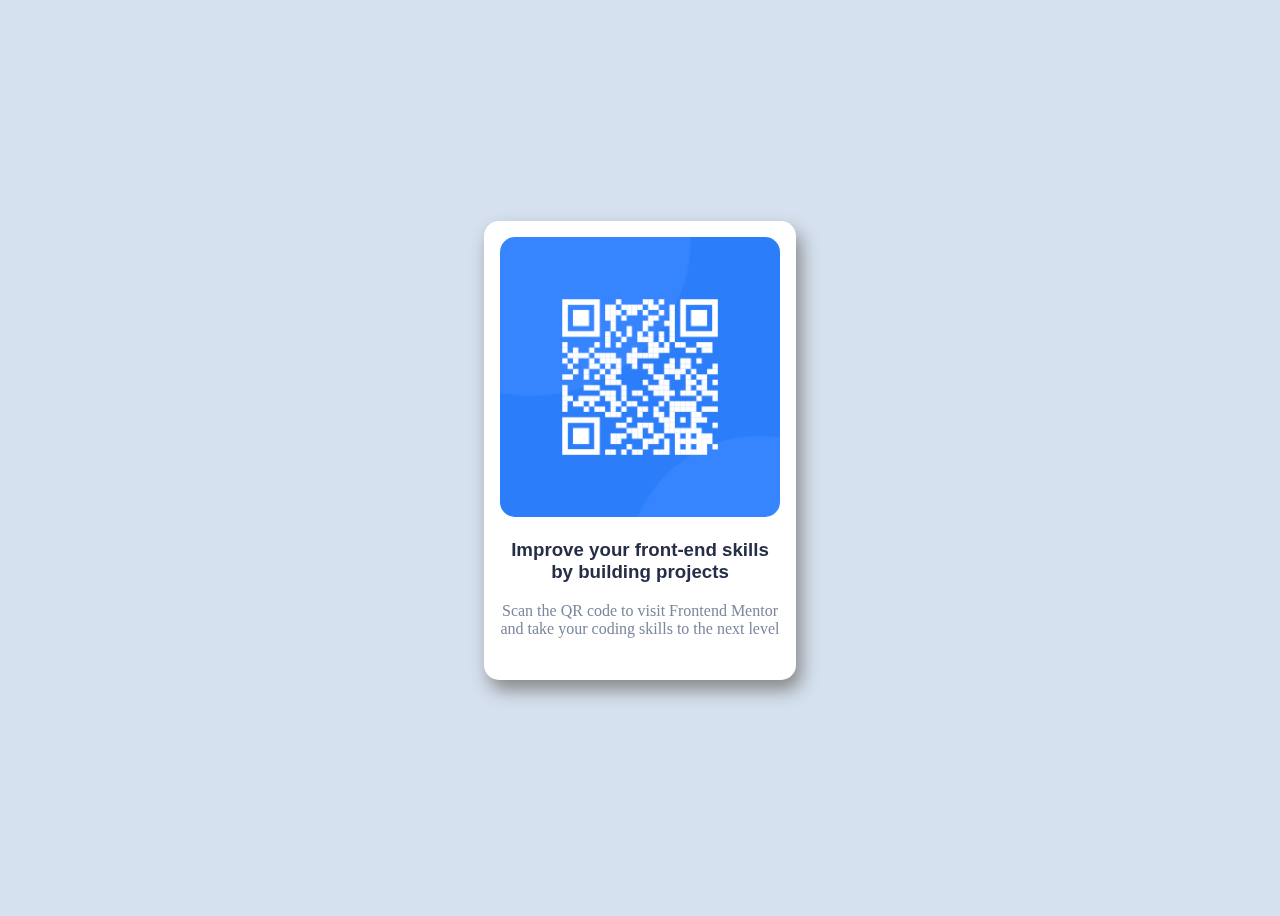
<file: index.html>
<!DOCTYPE html>
<html lang="en">
<head>
    <meta charset="UTF-8">
    <meta name="viewport" content="width=device-width, initial-scale=1.0">
    <title>QRCODE</title>
    <link rel="stylesheet" href="style.css">
    <link rel="shortcut icon" href="favicon-32x32.png" type="image/x-icon">
    <link href="https://fonts.google.com/specimen/Outfit" rel="stylesheet">
</head>
<body>
    <div class="card">
        <img class="image" src="./00_QR_CODE/qr-code-component-main/images/image-qr-code.png" alt="">
        <h3>Improve your front-end skills by building projects</h3>
        <p>Scan the QR code to visit Frontend Mentor and take your coding skills to the next level</p>
    </div>
</body>
</html>
</file>
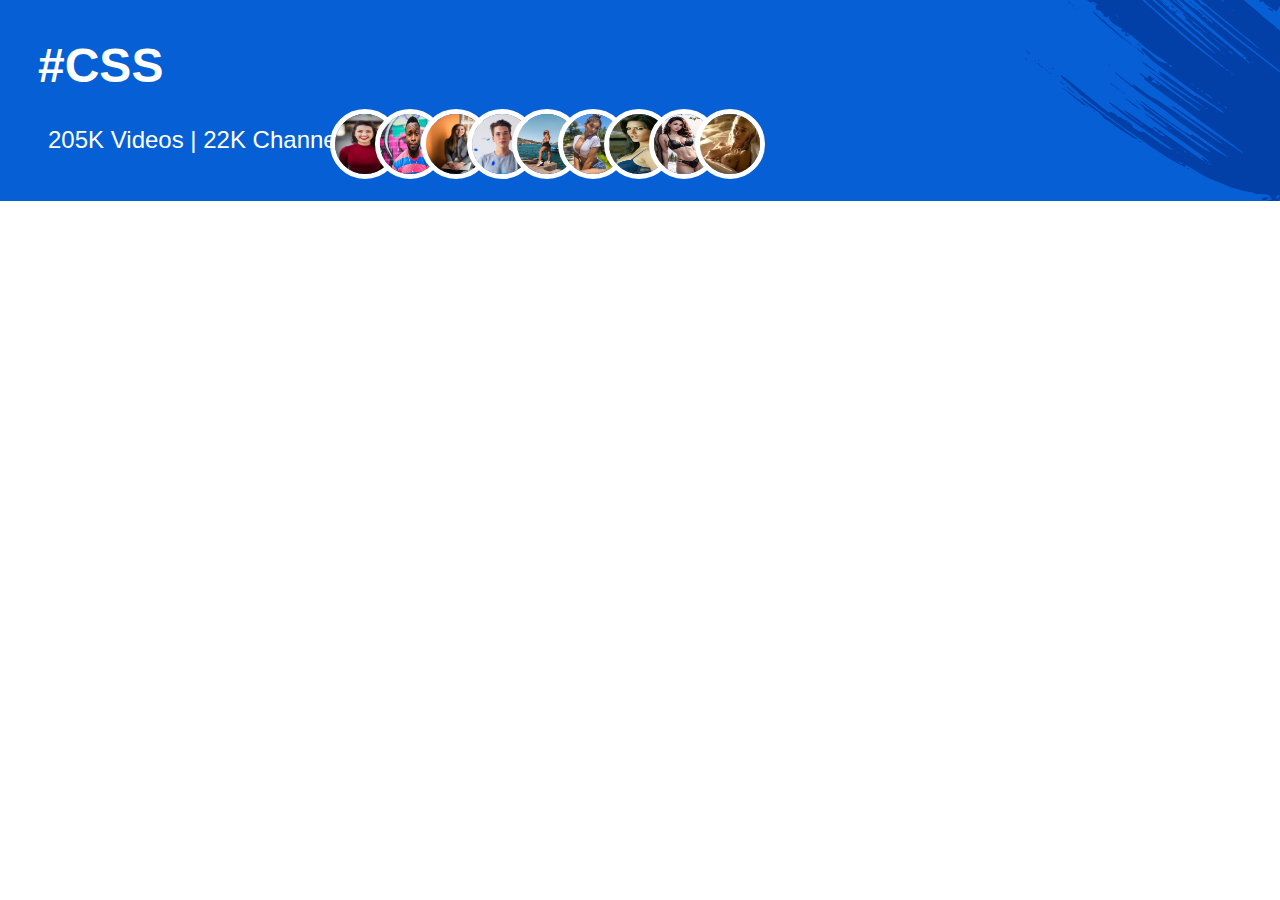
<file: 01_YOUTUBE_HASHTAG/index.html>
<!DOCTYPE html>
<html lang="en">
  <head>
    <meta charset="UTF-8" />
    <meta name="viewport" content="width=device-width, initial-scale=1.0" />
    <title>hashtag</title>
    <link rel="stylesheet" href="style.css" />
  </head>
  <body>
    <div class="hash-header">
      <h1>#CSS</h1>
      <span>205K Videos | 22K Channels</span>
      <img src="./images/person-1.jpg" alt="person" />
      <img src="./images/person-2.jpg" alt="person" />
      <img src="./images/person-3.jpg" alt="person" />
      <img src="./images/person-4.jpg" alt="person" />
      <img src="./images/person-5.jpg" alt="person" />
      <img src="./images/person-6.jpg" alt="person" />
      <img src="./images/person-7.jpg" alt="person" />
      <img src="./images/person-8.jpg" alt="person" />
      <img src="./images/person-9.jpg" alt="person" />
    </div>
  </body>
</html>
</file>
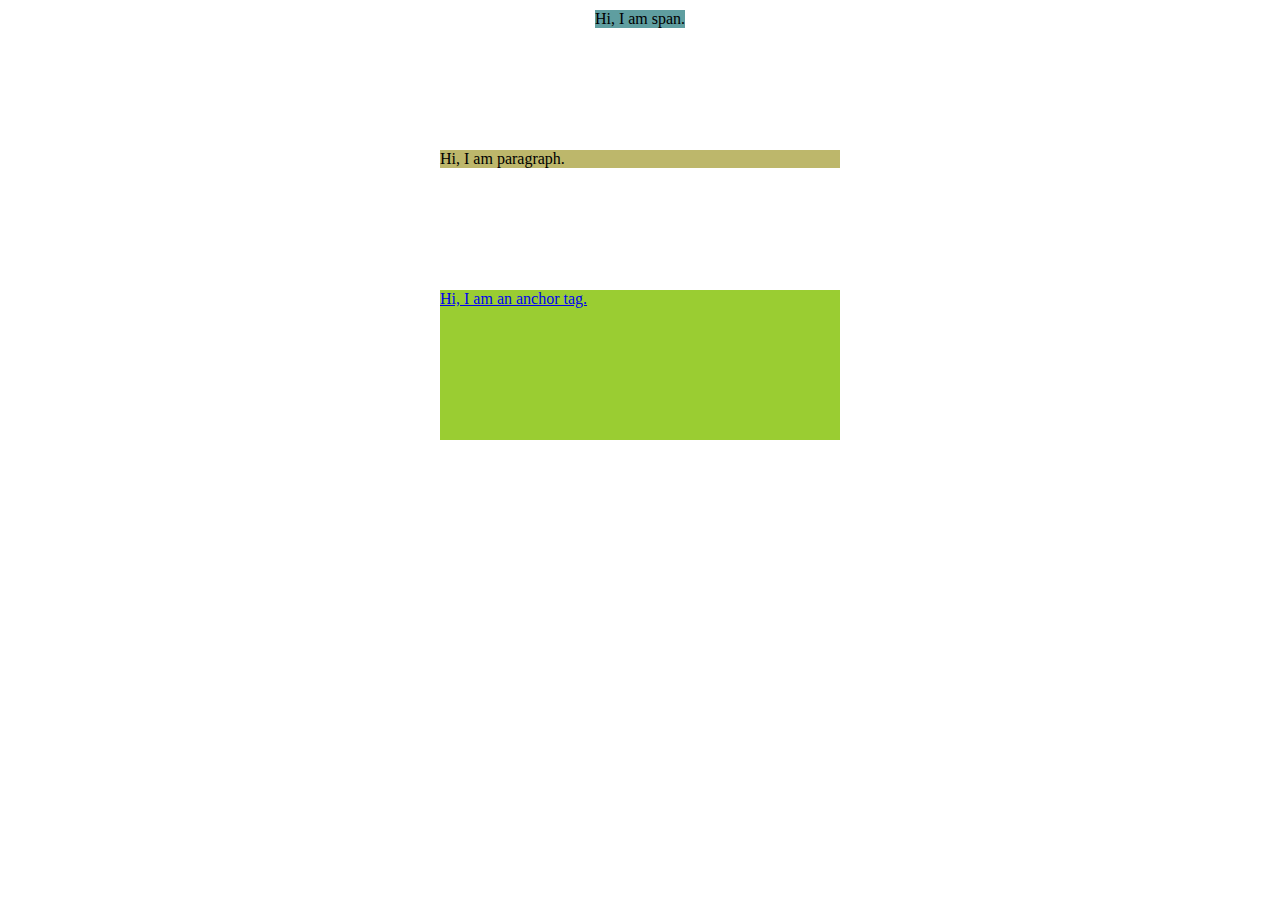
<file: 02_FLEXBOX/index.html>
<!DOCTYPE html>
<html lang="en">
<head>
    <meta charset="UTF-8">
    <meta http-equiv="X-UA-Compatible" content="IE=edge">
    <meta name="viewport" content="width=device-width, initial-scale=1.0">
    <title>Flexbox Part-1</title>
    <link rel="stylesheet" href="style.css">
</head>
<body>
    <!-- <h1>Flexbox Part-1</h1> -->
    <div class="parent">
        <span>Hi, I am span.</span>
        <p>Hi, I am paragraph.</p>
        <a href="/">Hi, I am an anchor tag.</a>
    </div>
</body>
</html>
</file>
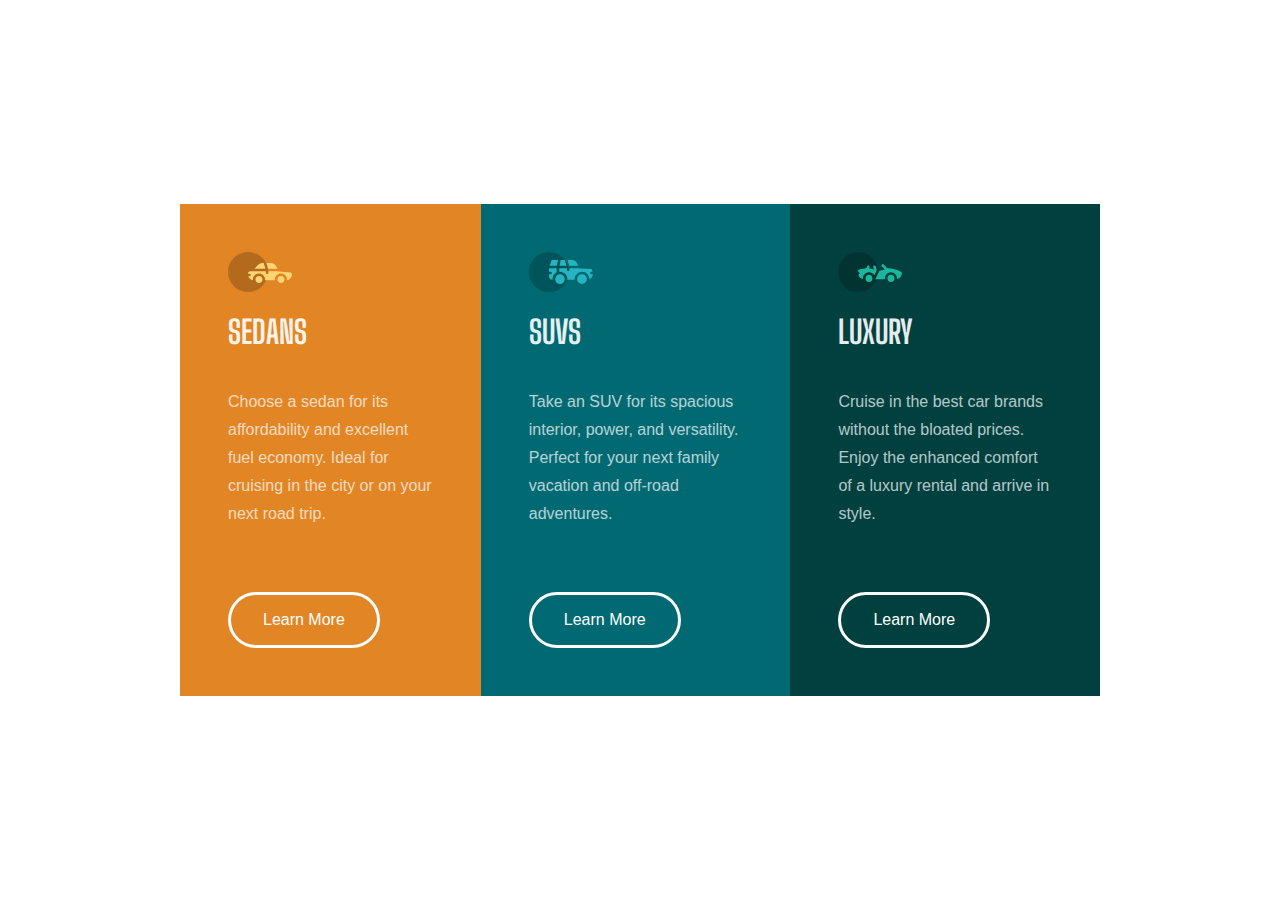
<file: 03_COMPONENT_CARD/index.html>
<!DOCTYPE html>
<html lang="en">
  <head>
    <meta charset="UTF-8" />
    <meta name="viewport" content="width=device-width, initial-scale=1.0" />
    <title>Document</title>
    <link rel="preconnect" href="https://fonts.googleapis.com" />
    <link rel="preconnect" href="https://fonts.gstatic.com" crossorigin />
    <link
      href="https://fonts.googleapis.com/css2?family=Big+Shoulders+Display:wght@700&display=swap"
      rel="stylesheet"
    />
    <link rel="stylesheet" href="style.css" class="css" />
  </head>
  <body>
    <main>
        <div class="card-container">
            <div class="card orange-card">
              <img
                src="./3-column-preview-card-component-main/images/icon-sedans.svg"
                alt="Sedans"
              />
              <h1>SEDANS</h1>
              <p>
                Choose a sedan for its affordability and excellent fuel economy. Ideal
                for cruising in the city or on your next road trip.
              </p>
              <a href="">Learn More</a>
            </div>
      
            <div class="card green-card">
              <img
                src="./3-column-preview-card-component-main/images/icon-suvs.svg"
                alt="suvs"
              />
              <h1>SUVS</h1>
              <p>
                Take an SUV for its spacious interior, power, and versatility. Perfect
                for your next family vacation and off-road adventures.
              </p>
              <a href="">Learn More</a>
            </div>
      
            <div class="card darkgreen-card">
              <img
                src="./3-column-preview-card-component-main/images/icon-luxury.svg"
                alt="luxury"
              />
              <h1>LUXURY</h1>
              <p>
                Cruise in the best car brands without the bloated prices. Enjoy the
                enhanced comfort of a luxury rental and arrive in style.
              </p>
              <a href="">Learn More</a>
            </div>
          </div>
    </main>
  </body>
</html>
</file>
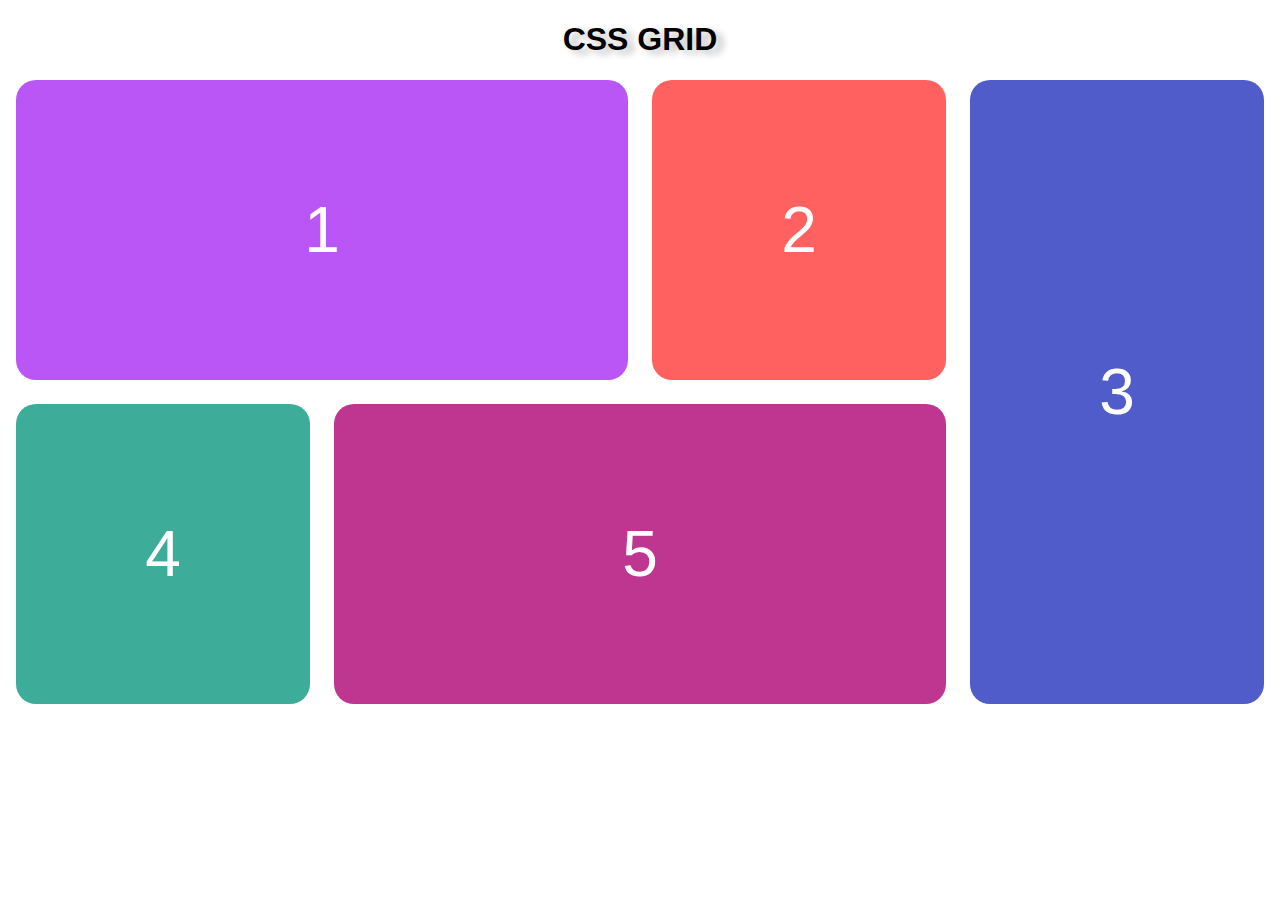
<file: 05-CSS-GRID/index.html>
<!DOCTYPE html>
<html lang="en">
<head>
    <meta charset="UTF-8">
    <meta name="viewport" content="width=device-width, initial-scale=1.0">
    <title>Document</title>
    <link rel="stylesheet" href="style.css">
</head>
<body>
    <h1>CSS GRID</h1>
    <div class="container">
        <div class="box box-1">1</div>
        <div class="box box-2">2</div>
        <div class="box box-3">3</div>
        <div class="box box-4">4</div>
        <div class="box box-5">5</div>
    </div>
</body>
</html>
</file>
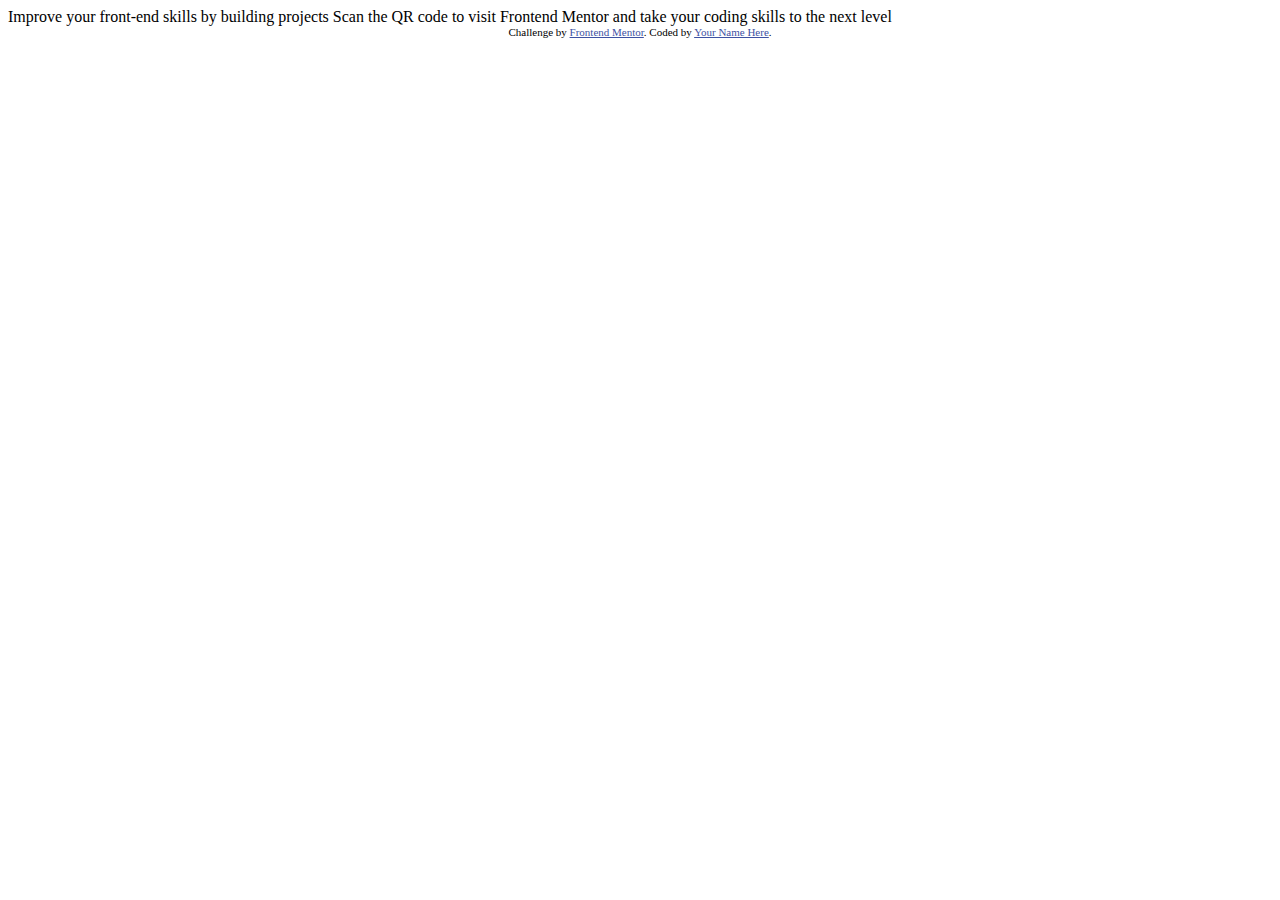
<file: 00_QR_CODE/qr-code-component-main/index.html>
<!DOCTYPE html>
<html lang="en">
<head>
  <meta charset="UTF-8">
  <meta name="viewport" content="width=device-width, initial-scale=1.0"> <!-- displays site properly based on user's device -->

  <link rel="icon" type="image/png" sizes="32x32" href="./images/favicon-32x32.png">
  
  <title>Frontend Mentor | QR code component</title>

  <!-- Feel free to remove these styles or customise in your own stylesheet 👍 -->
  <style>
    .attribution { font-size: 11px; text-align: center; }
    .attribution a { color: hsl(228, 45%, 44%); }
  </style>
</head>
<body>

  Improve your front-end skills by building projects

  Scan the QR code to visit Frontend Mentor and take your coding skills to the next level
  
  <div class="attribution">
    Challenge by <a href="https://www.frontendmentor.io?ref=challenge" target="_blank">Frontend Mentor</a>. 
    Coded by <a href="#">Your Name Here</a>.
  </div>
</body>
</html>
</file>
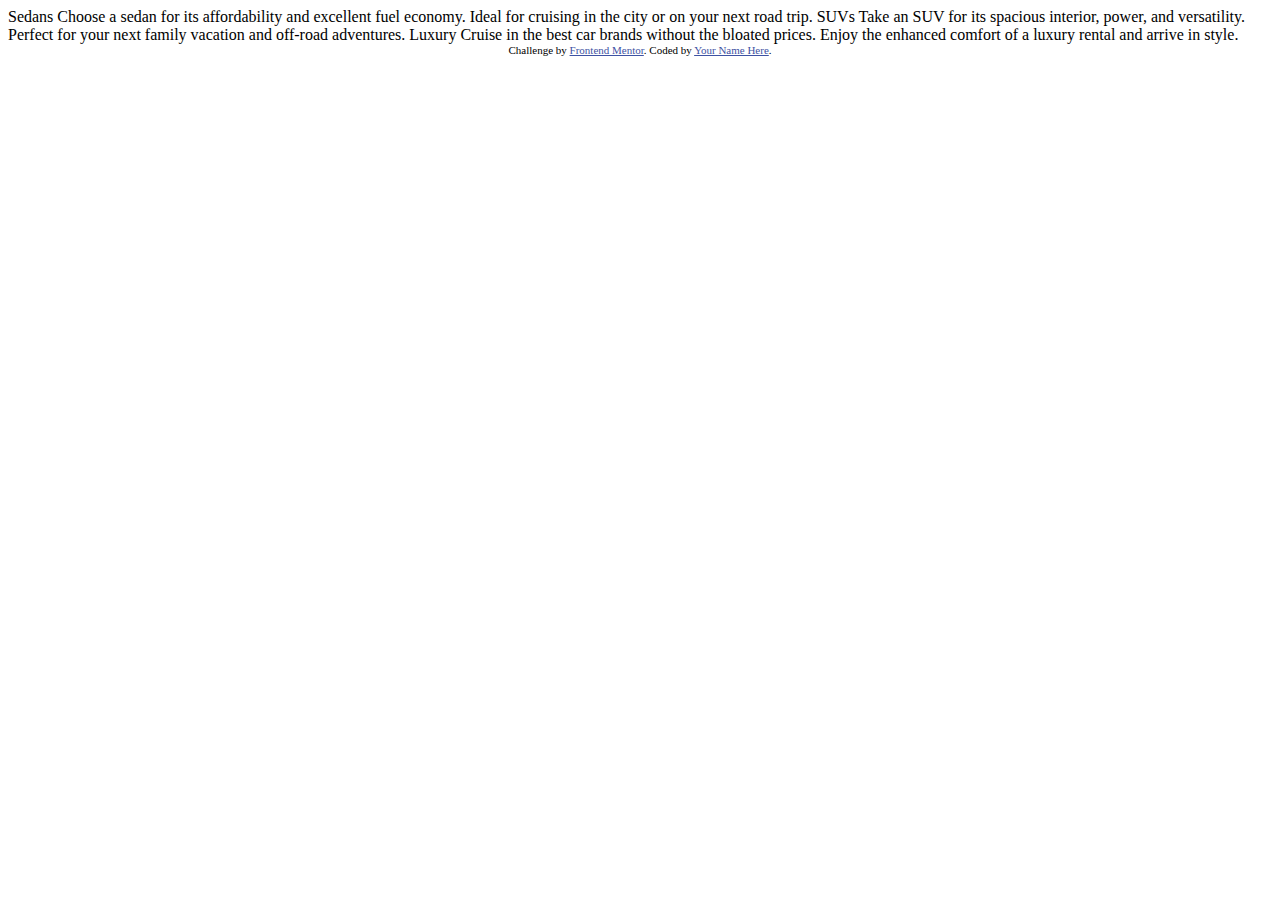
<file: 03_COMPONENT_CARD/3-column-preview-card-component-main/index.html>
<!DOCTYPE html>
<html lang="en">
<head>
  <meta charset="UTF-8">
  <meta name="viewport" content="width=device-width, initial-scale=1.0"> <!-- displays site properly based on user's device -->

  <link rel="icon" type="image/png" sizes="32x32" href="./images/favicon-32x32.png">
  
  <title>Frontend Mentor | 3-column preview card component</title>

  <!-- Feel free to remove these styles or customise in your own stylesheet 👍 -->
  <style>
    .attribution { font-size: 11px; text-align: center; }
    .attribution a { color: hsl(228, 45%, 44%); }
  </style>
</head>
<body>
  
  Sedans
  Choose a sedan for its affordability and excellent fuel economy. Ideal for cruising in the city 
  or on your next road trip.

  SUVs
  Take an SUV for its spacious interior, power, and versatility. Perfect for your next family vacation 
  and off-road adventures.

  Luxury
  Cruise in the best car brands without the bloated prices. Enjoy the enhanced comfort of a luxury 
  rental and arrive in style.
  
  <div class="attribution">
    Challenge by <a href="https://www.frontendmentor.io?ref=challenge" target="_blank">Frontend Mentor</a>. 
    Coded by <a href="#">Your Name Here</a>.
  </div>
</body>
</html>
</file>
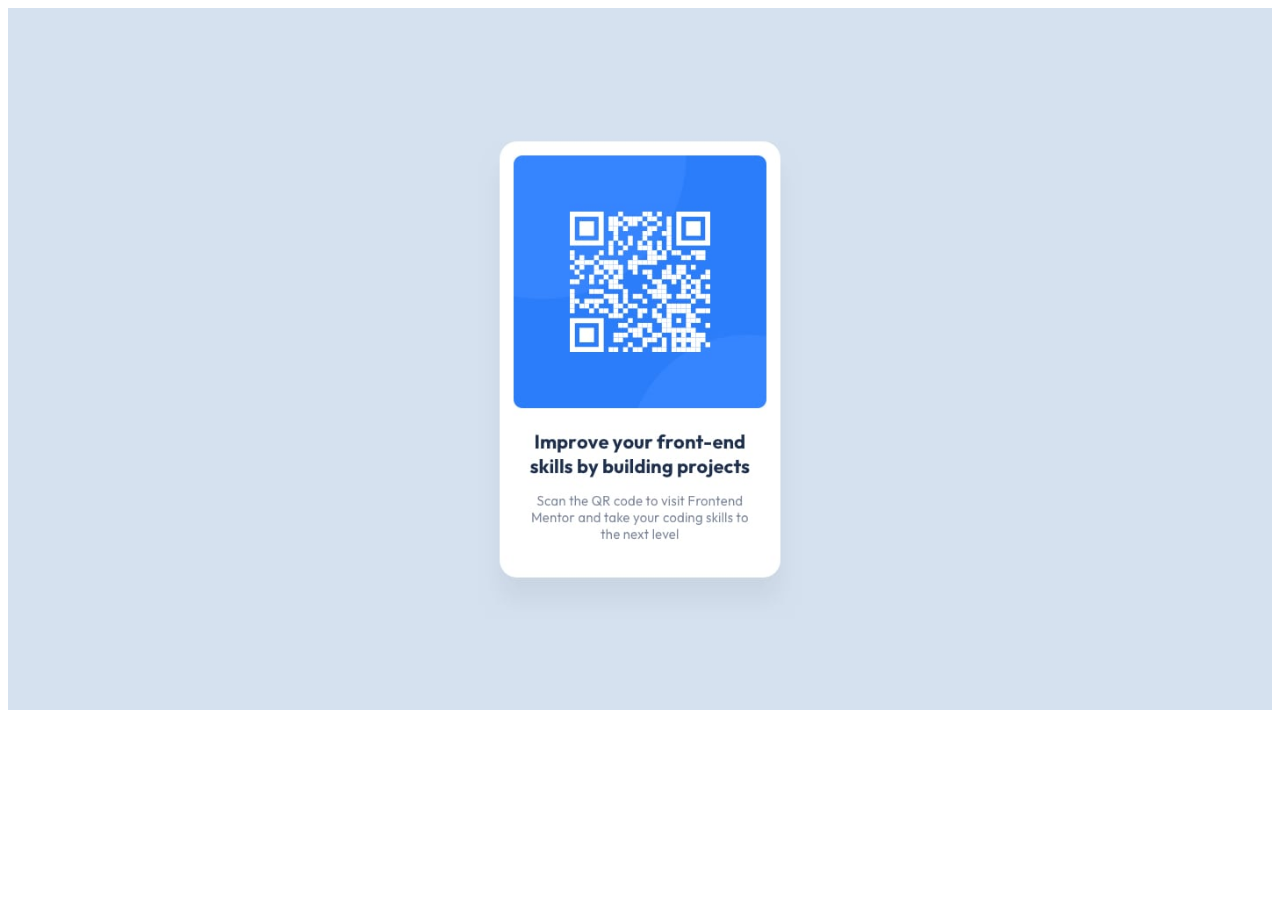
<file: design.html>
<!DOCTYPE html>
<html lang="en">
<head>
    <meta charset="UTF-8">
    <meta name="viewport" content="width=device-width, initial-scale=1.0">
    <title>Document</title>
</head>
<body>
    <img width=100% src="./00_QR_CODE/qr-code-component-main/design/desktop-design.jpg" alt="design">
</body>
</html>
</file>
<file: style.css>
body{
    background-color: #D5E1EF;
    min-height: 100vh;
}

.card{
    /* easiest way to centre the pic */
    position: fixed;
    margin: auto;
    inset: 0;
    padding: 1rem;
    height: 440px;
    width:100%;
    max-width: 280px;
    background-color: white;
    border-radius: 15px;
    box-shadow: 5px 10px 18px #888888;
    padding-bottom: 3px;
}

.image{
    width: 100%;
    border-radius:15px ;
}
h3{
    font-family: sans-serif;
    text-align: center;
    color: #252D47;
}

p{
    text-align: center;
    color: hsl(220, 15%, 55%);
}
</file>
<file: 01_YOUTUBE_HASHTAG/style.css>
body{
    margin: 0;
    font-family: sans-serif;
}
.hash-header{
    background-color:#065FD4;
    width: 100%;
    height: 105px;
    color: white;
    padding: 3rem;
    background-image: url(/01_YOUTUBE_HASHTAG/background.png);
    background-size: 368px;
    background-position-x: 100%;
    background-position-y: -309px;
    background-repeat: no-repeat;
    
} 

h1{
    margin: -10px;
    margin-bottom: 1rem;
    font-size: 3rem;
}

.hash-header span{
    font-size: 1.5rem;
}

.hash-header img{
    margin-left: 5px;
    width: 60px;
    height: 60px;
    border-radius: 100%;
    border: 5px solid white;
    vertical-align: middle;
    margin-left: -1.8rem ;
}
</file>
<file: 02_FLEXBOX/style.css>
body {
    margin: 0;
}

* {
    box-sizing: border-box;
}

.parent {
    padding: 10px;
    /* border: 4px solid indianred; */
    height: 50vh;
    display: flex;
    justify-content: space-between;
    align-items: center;
    /* justify-content: center; */
    /* flex-direction: row; */
    /* flex-direction: row-reverse; */
    flex-direction: column;

    /* justify-content: center; */
    /* justify-content: space-around; */
    /* justify-content: space-evenly; */
    /* justify-content: baseline; */
    /* align-items: stretch; */
}

.parent span {
    /* border: 4px solid cadetblue; */
    background-color: cadetblue;
    /* flex-shrink: 0; */
    /* width: 200px; */
    /* height: 300px; */
    /* flex-grow: 1; */
}

.parent p {
    /* border: 4px solid darkkhaki; */
    background-color: darkkhaki;
    margin: 0;
    width: 400px;
    /* width: max-content; */
    /* width: min-content; */
    /* flex-shrink: 0; */
    /* flex-grow: 1; */
}

.parent a {
    /* border: 4px solid yellowgreen; */
    background-color: yellowgreen;
    width: 400px;
    height: 150px;
    /* flex-shrink: 0; */
    /* flex-grow: 1; */
}
</file>
<file: 03_COMPONENT_CARD/style.css>
body{
    margin: 0;
    font-family: 'lexend',sans-serif;
    min-height: 100vh;
    display:flex ;
    justify-content: center;
    align-items: center;
}
a{
    color: inherit;
    text-decoration: none;
}


.card-container{
    color: white;
    padding: 1.5rem;
    display: flex;
    border-radius: 10px;
    overflow: hidden;
    max-width: 920px;
    margin: 1.5rem;
    
}

.card{
    padding: 3rem;
    display: flex;
    flex-direction: column;
}
.card p{
    opacity: 0.7;
    line-height: 1.75;
    margin-bottom: 4rem;
}
.card h1{
    font-family: 'Big Shoulders Display';
    opacity: 0.9;
    text-transform: uppercase;
}

.card img{
    width: 64px;
    height: 40px;
}

.card a{
    border: 3px solid white;
    padding: 1em 2em;
    border-radius: 2em;
    display: inline-block;
    margin-top: auto;
    align-self: flex-start;
}
.orange-card{
    background-color: #E28525;
    /* border-top-left-radius: 20px;
    border-top-right-radius: 20px; */
}

.green-card{
    background-color: #016972;
}

.darkgreen-card{
    background-color: #00403F;
    /* border-bottom-left-radius: 20px;
    border-bottom-right-radius: 20px; */
}

main{
    min-height: 100vh;
    display: flex;
    align-items: center;
    justify-content: center;
}
</file>
<file: 05-CSS-GRID/style.css>
body{
    margin: 0%;
    font-family: sans-serif;
}
* {
    box-sizing: border-box;
}
h1{
    text-align: center;
    text-shadow: 7px 4px 7px rgba(0, 0, 0, .25);
    font-weight: 400px;
}

.container{
    margin-inline: 1rem;
    display: grid;
    gap: 1.5rem;
    padding-bottom: 2rem;
    max-width:1200;
}

.box{
    min-height: 200px;
    color: white;
    font-size: 4rem;
    display: flex;
    align-items: center;
    justify-content: center;
    border-radius: 20px;
}

.box-1{
    background-color: #BA56F6;
}
.box-2{
    background-color: #FF6161;
}
.box-3{
    background-color: #505CCA;
}
.box-4{
    background-color: #3DAD99;
}
.box-5{
    background-color: #BE3690;
}

@media (width>720px){
    .container{
        grid-template-columns: 1fr 1fr;
    }

    .box{
        min-height: 300px;
    }

    .box-1, 
    .box-5{
        grid-column: span 2;
    }

    .box-3{
        grid-row: span 2;
    }
}

@media (width > 900px){
    .container{
        grid-template-columns : 1fr 1fr 1fr 1fr;
    }    
}

/* * {
    box-sizing: border-box;
}

body {
    margin: 16px;
    font-family: sans-serif;
}

h1 {
    text-align: center;
    text-shadow: 7px 4px 7px rgba(0, 0, 0, 0.25);
    font-weight: 400;
}

.container {
    margin-inline: 2rem;
    display: grid;
    gap: 1.5rem;
    padding-bottom: 3rem;
    max-width: 1200px;
    margin-inline: auto;
}

.box {
    min-height: 200px;
    color: white;
    font-size: 4rem;
    display: flex;
    align-items: center;
    justify-content: center;
    border-radius: 8px;
}

.box-1 {
    background-color: #BA56F7;
}

.box-2 {
    background-color: #FF6161;;
}

.box-3 {
    background-color: #505CCA;
}

.box-4 {
    background-color: #3DAD99;;
}

.box-5 {
    background-color: #BE3690;;;
}

@media (min-width: 600px) {
    .container {
        grid-template-columns: 1fr 1fr;
    }

    .box {
        min-height: 300px;
    }

    .box-1,
    .box-5 {
        grid-column-start: span 2;
    }

    .box-3 {
        grid-row-start: span 2;
    }
}

@media (min-width: 1000px) {
    .container {
        grid-template-columns: 1fr 1fr 1fr 1fr;
    }
} */
</file>
